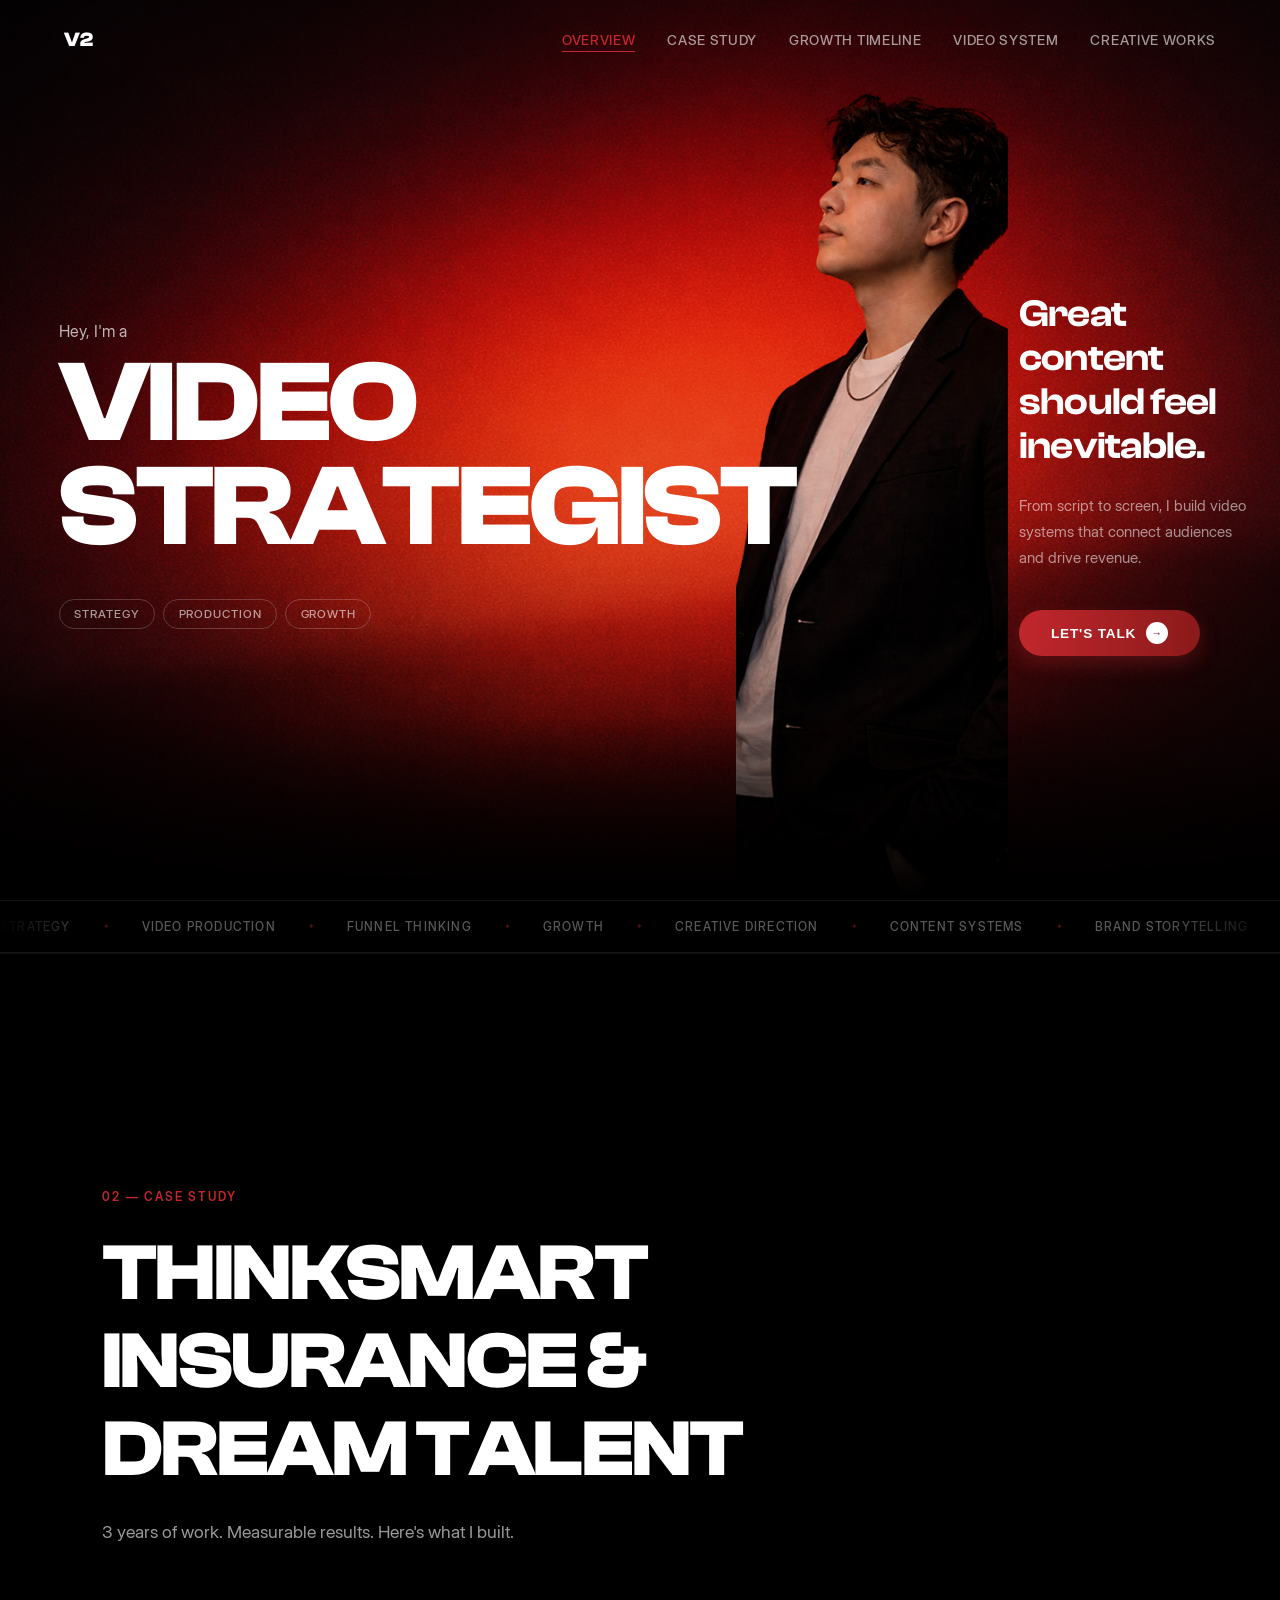
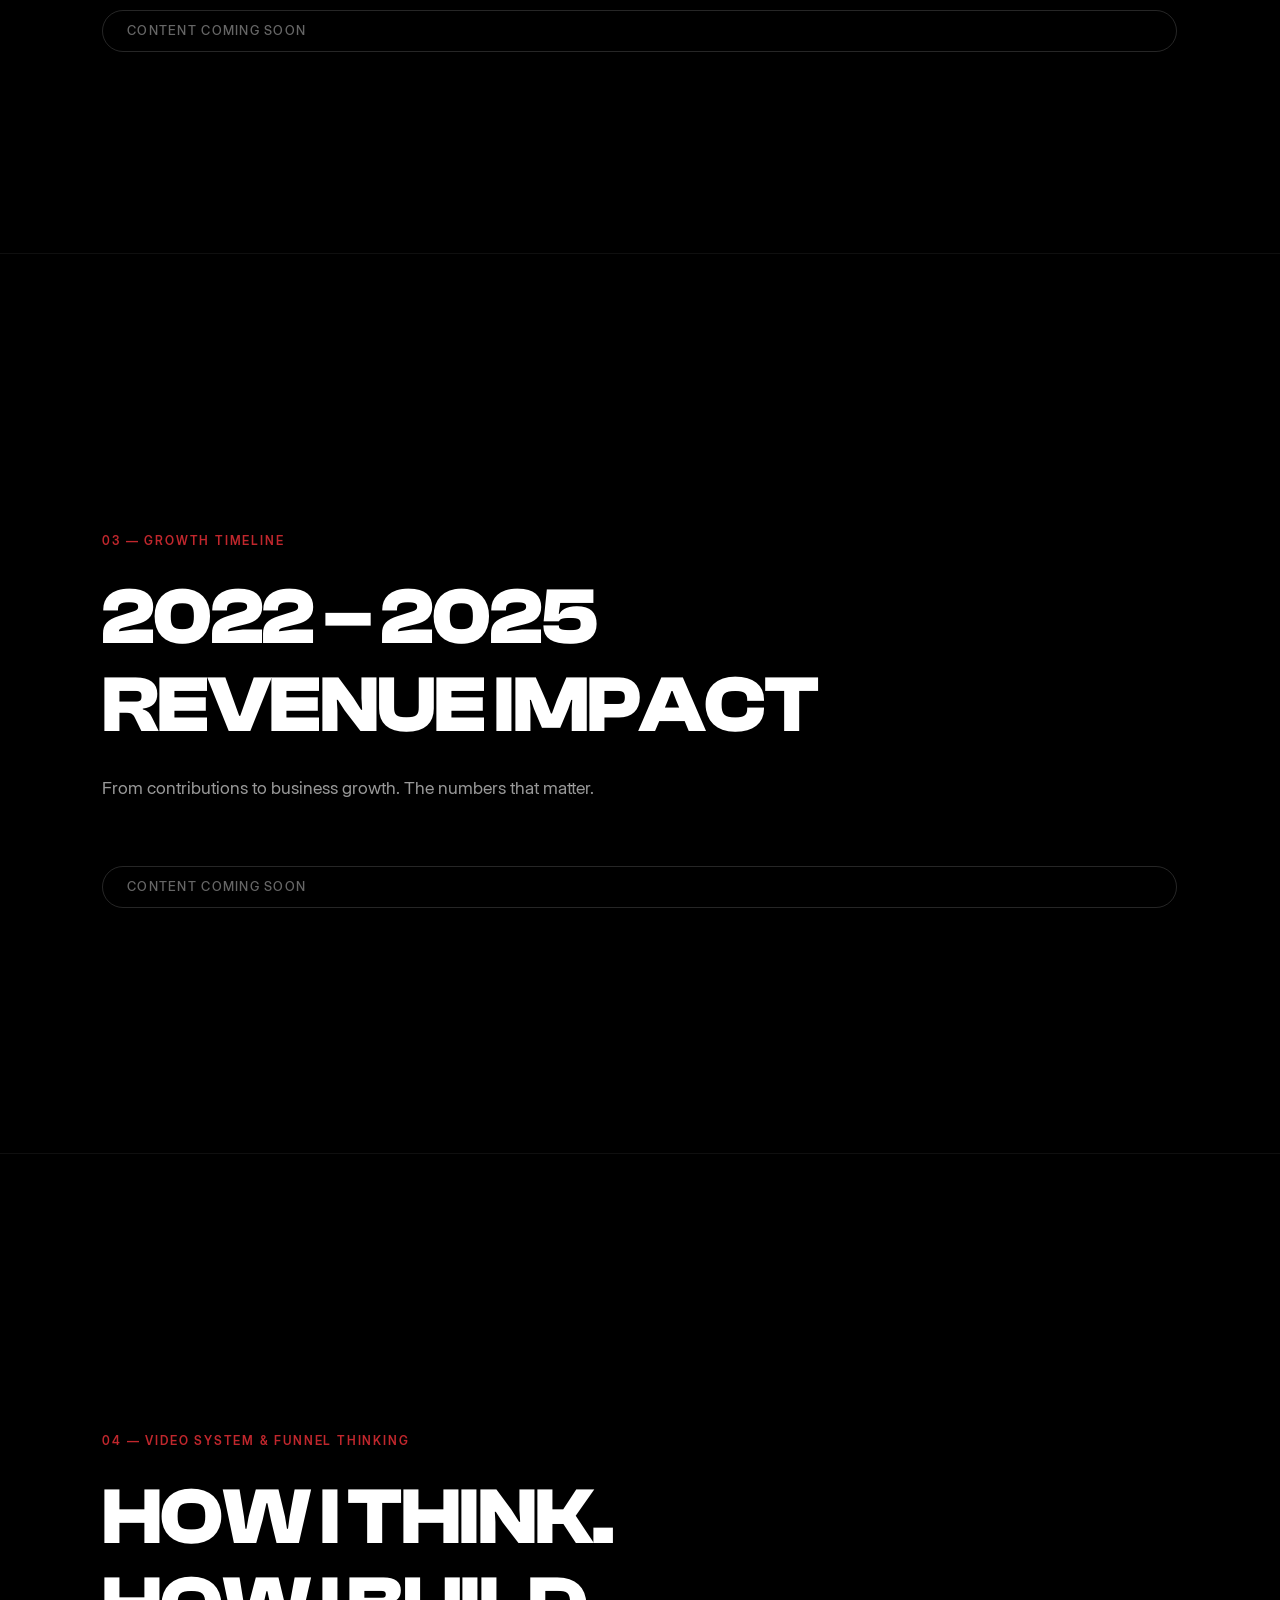
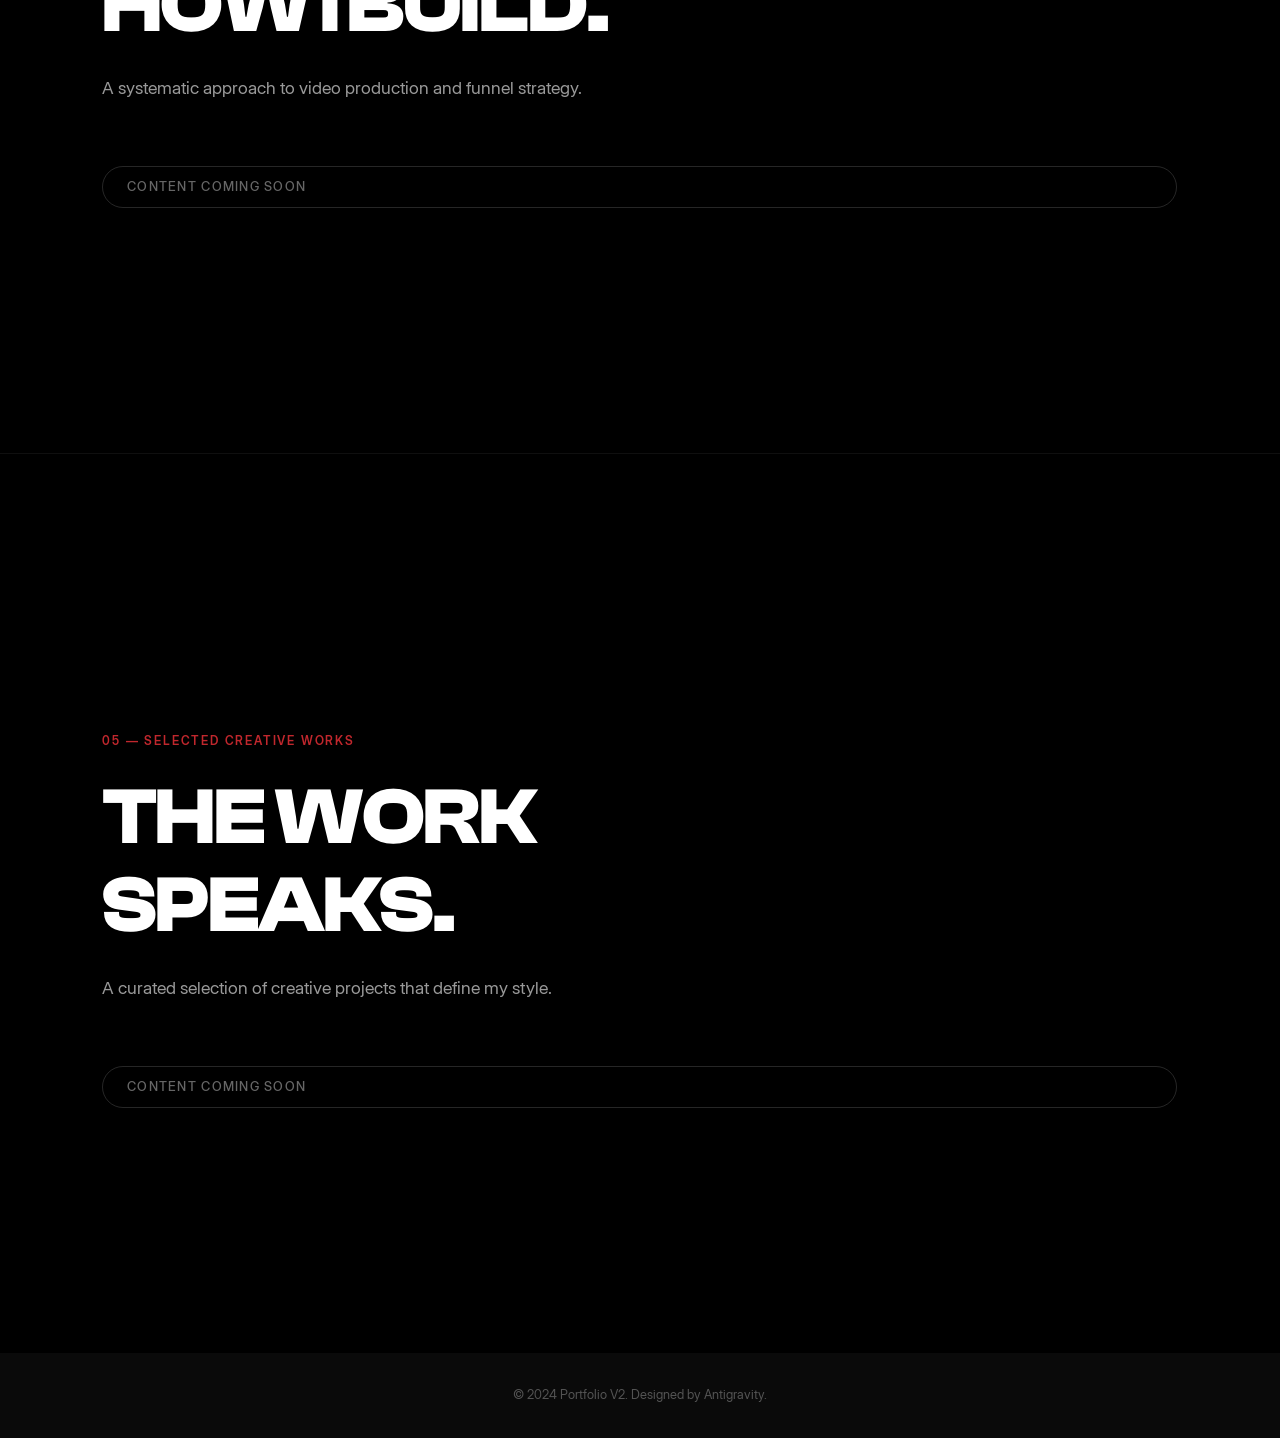
<file: index.html>
<!doctype html>
<html lang="en">
  <head>
    <meta charset="UTF-8" />
    <meta name="viewport" content="width=device-width, initial-scale=1.0" />
    <title>Portfolio V2 | Modern Design</title>
    <link rel="stylesheet" href="style.css" />
    <meta name="description" content="My Personal Portfolio - A modern and sophisticated website design." />
  </head>
  <body>
    <!-- Interactive grid background -->
    <div class="grid-bg" id="grid-bg"></div>

    <!-- Custom cursor -->
    <div class="cursor-dot" id="cursor-dot"></div>

    <!-- Back to top -->
    <button id="back-to-top" aria-label="Back to top">
      <svg viewBox="0 0 24 24"><polyline points="18 15 12 9 6 15"/></svg>
    </button>

    <div id="header-root"></div>
    <main id="main-root"></main>
    <div id="footer-root"></div>

    <!-- JS modules (order matters) -->
    <script src="js/loader.js"></script>
    <script src="js/nav.js"></script>
    <script src="js/cursor.js"></script>
    <script src="js/effects.js"></script>   <!-- grid bg -->
    <script src="js/animations.js"></script> <!-- scroll animations -->
    <script src="js/main.js"></script>
  </body>
</html>
</file>
<file: style.css>
/* Fonts Setup */
@font-face {
  font-family: 'Clash Display';
  src: url('assets/fonts/clash-display-font/ClashDisplay-Regular.otf') format('opentype');
  font-weight: 400;
  font-style: normal;
}

@font-face {
  font-family: 'Clash Display';
  src: url('assets/fonts/clash-display-font/ClashDisplay-Medium.otf') format('opentype');
  font-weight: 500;
  font-style: normal;
}

@font-face {
  font-family: 'Clash Display';
  src: url('assets/fonts/clash-display-font/ClashDisplay-Semibold.otf') format('opentype');
  font-weight: 600;
  font-style: normal;
}

@font-face {
  font-family: 'Clash Display';
  src: url('assets/fonts/clash-display-font/ClashDisplay-Bold.otf') format('opentype');
  font-weight: 700;
  font-style: normal;
}

@font-face {
  font-family: 'Inter Display';
  src: url('assets/fonts/Inter%20Display/InterDisplay-Regular.ttf') format('truetype');
  font-weight: 400;
  font-style: normal;
}

@font-face {
  font-family: 'Inter Display';
  src: url('assets/fonts/Inter%20Display/InterDisplay-Medium.ttf') format('truetype');
  font-weight: 500;
  font-style: normal;
}

@font-face {
  font-family: 'Inter Display';
  src: url('assets/fonts/Inter%20Display/InterDisplay-SemiBold.ttf') format('truetype');
  font-weight: 600;
  font-style: normal;
}

@font-face {
  font-family: 'Inter Display';
  src: url('assets/fonts/Inter%20Display/InterDisplay-Bold.ttf') format('truetype');
  font-weight: 700;
  font-style: normal;
}

:root {
  --primary-color: #C1272D;
  --primary-light: #D63027;
  --primary-dark: #8B1A1A;
  --primary-deep: #4A0E0E;
  --background-color: #000000;
  --text-color: #ffffff;
  --secondary-bg: #0a0a0a;
  --accent-color: #C1272D;
  --font-heading: 'Clash Display', sans-serif;
  --font-body: 'Inter Display', sans-serif;
  --gradient-main: radial-gradient(circle at 70% 30%, var(--primary-color) 0%, var(--primary-deep) 100%);
}

/* ── Custom Cursor ── */
.cursor-dot {
  position: fixed;
  /* Positioned via JS transform: translate(x,y) — GPU composited, zero layout cost */
  top: 0;
  left: 0;
  width: 36px;
  height: 36px;
  border: 2px solid var(--accent-color);
  border-radius: 50%;
  pointer-events: none;
  z-index: 9999;
  /* Base transform identity; JS overrides with translate(cx, cy) */
  transform: translate(-100px, -100px);
  transition: opacity 0.3s ease, box-shadow 0.3s ease;
  opacity: 0;
  mix-blend-mode: normal;
}

.cursor-dot.visible {
  opacity: 1;
  box-shadow:
    0 0 8px 2px rgba(193, 39, 45, 0.6),
    0 0 20px 6px rgba(193, 39, 45, 0.25),
    0 0 40px 12px rgba(193, 39, 45, 0.1);
  animation: cursor-pulse 1.5s ease-in-out infinite;
}

@keyframes cursor-pulse {
  0%, 100% {
    box-shadow:
      0 0 8px 2px rgba(193, 39, 45, 0.6),
      0 0 20px 6px rgba(193, 39, 45, 0.25),
      0 0 40px 12px rgba(193, 39, 45, 0.1);
  }
  50% {
    box-shadow:
      0 0 12px 4px rgba(193, 39, 45, 0.8),
      0 0 30px 10px rgba(193, 39, 45, 0.35),
      0 0 55px 18px rgba(193, 39, 45, 0.15);
  }
}

.cursor-dot.clicking {
  /* JS sets translate; we only scale on top of it via a CSS var trick — simpler: just shrink via filter */
  filter: brightness(1.4);
  background: rgba(193, 39, 45, 0.15);
}

body.is-scrolling {
  cursor: none;
}

/* ── Back to Top ── */
#back-to-top {
  position: fixed;
  bottom: 2.5rem;
  right: 2.5rem;
  width: 48px;
  height: 48px;
  background: linear-gradient(135deg, var(--primary-color), var(--primary-dark));
  border: none;
  border-radius: 50%;
  cursor: pointer;
  display: flex;
  align-items: center;
  justify-content: center;
  z-index: 999;
  opacity: 0;
  transform: translateY(20px);
  transition: opacity 0.4s ease, transform 0.4s ease, box-shadow 0.3s ease;
  pointer-events: none;
  box-shadow: 0 4px 20px rgba(193, 39, 45, 0.3);
}

#back-to-top.visible {
  opacity: 1;
  transform: translateY(0);
  pointer-events: auto;
}

#back-to-top:hover {
  box-shadow: 0 8px 30px rgba(193, 39, 45, 0.5);
  transform: translateY(-3px);
}

#back-to-top svg {
  width: 18px;
  height: 18px;
  fill: none;
  stroke: white;
  stroke-width: 2.5;
  stroke-linecap: round;
  stroke-linejoin: round;
}

/* ════════════════════════════════════════
   ANIMATION SYSTEM
   All animations use ONLY transform + opacity
   → GPU-accelerated, zero layout cost, 60fps
════════════════════════════════════════ */

/* ── Keyframes ── */
@keyframes fadeUp {
  from { opacity: 0; transform: translateY(24px); }
  to   { opacity: 1; transform: translateY(0); }
}

@keyframes fadeIn {
  from { opacity: 0; }
  to   { opacity: 1; }
}

/* ── Initial hidden state (set via JS before animation fires) ── */
.anim-ready {
  opacity: 0;
  transform: translateY(20px);
  will-change: transform, opacity;
}

/* ── Animate in (JS adds this class) ── */
.anim-in {
  animation: fadeUp 0.7s cubic-bezier(0.16, 1, 0.3, 1) forwards;
  will-change: transform, opacity;
}

/* ── Section reveal on scroll ── */
.section-hidden {
  opacity: 0;
  transform: translateY(32px);
  transition:
    opacity 0.7s cubic-bezier(0.16, 1, 0.3, 1),
    transform 0.7s cubic-bezier(0.16, 1, 0.3, 1);
  will-change: transform, opacity;
}

.section-visible {
  opacity: 1;
  transform: translateY(0);
}

/* ── Smooth scrolling globally ── */
html {
  scroll-behavior: smooth;
}

/* ── will-change hints for fixed animated elements ── */
header {
  will-change: opacity, transform;
}

.dock {
  will-change: opacity, transform;
}

#cursor-dot {
  will-change: transform, opacity;
}

* {
  margin: 0;
  padding: 0;
  box-sizing: border-box;
}

body {
  font-family: var(--font-body);
  background-color: var(--background-color);
  color: var(--text-color);
  line-height: 1.6;
  overflow-x: hidden;
  -webkit-font-smoothing: antialiased;
}

h1,
h2,
h3,
h4,
h5 {
  font-family: var(--font-heading);
  font-weight: 700;
  line-height: 1.1;
  text-transform: uppercase;
  letter-spacing: -0.02em;
}

/* ══════════════════════════════════════════
   HEADER (top bar — fades out on scroll)
══════════════════════════════════════════ */
header {
  position: fixed;
  top: 0;
  left: 0;
  width: 100%;
  padding: 1.5rem 5%;
  background: transparent;
  z-index: 1000;
  /* Only animate opacity + transform → GPU, zero layout cost */
  opacity: 1;
  transform: translateY(0);
  transition: opacity 0.4s ease, transform 0.4s ease;
  pointer-events: auto;
}

header.hidden {
  opacity: 0;
  transform: translateY(-100%);
  pointer-events: none;   /* Prevent clicks when invisible */
}

/* ══════════════════════════════════════════
   DOCK NAV — Icon + Tooltip style
══════════════════════════════════════════ */
.dock {
  position: fixed;
  bottom: 2rem;
  left: 50%;
  transform: translateX(-50%) translateY(calc(100% + 2.5rem));
  z-index: 1000;
  pointer-events: none;
  opacity: 0;
  transition:
    opacity 0.45s cubic-bezier(0.4, 0, 0.2, 1),
    transform 0.5s cubic-bezier(0.34, 1.56, 0.64, 1);
}

.dock ul {
  display: flex;
  list-style: none;
  gap: 0.25rem;
  align-items: center;
  background: rgba(12, 12, 12, 0.9);
  backdrop-filter: blur(24px);
  -webkit-backdrop-filter: blur(24px);
  border-radius: 50px;
  border: 1px solid rgba(255, 255, 255, 0.1);
  padding: 0.5rem 0.6rem;
  box-shadow:
    0 10px 40px rgba(0, 0, 0, 0.5),
    0 0 0 1px rgba(255, 255, 255, 0.04),
    0 -2px 20px rgba(193, 39, 45, 0.07);
}

/* Each dock item: icon button */
.dock-item {
  position: relative;
  display: flex;
  align-items: center;
  justify-content: center;
  width: 40px;
  height: 40px;
  border-radius: 50%;
  text-decoration: none;
  color: rgba(255, 255, 255, 0.5);
  transition:
    background 0.2s ease,
    color 0.2s ease,
    transform 0.25s cubic-bezier(0.34, 1.56, 0.64, 1);
}

/* SVG icon inside dock item */
.dock-item svg {
  width: 18px;
  height: 18px;
  fill: none;
  stroke: currentColor;
  stroke-width: 1.75;
  stroke-linecap: round;
  stroke-linejoin: round;
  transition: stroke 0.2s ease;
}

/* Hover: magnify + highlight */
.dock-item:hover {
  background: rgba(255, 255, 255, 0.08);
  color: rgba(255, 255, 255, 0.9);
  transform: scale(1.2) translateY(-2px);
}

/* Active: orange tint + icon highlight */
.dock-item.active {
  color: var(--accent-color);
  background: rgba(193, 39, 45, 0.12);
}

/* Active dot under icon */
.dock ul li {
  position: relative;
  display: flex;
  flex-direction: column;
  align-items: center;
}

.dock ul li::after {
  content: '';
  width: 4px;
  height: 4px;
  border-radius: 50%;
  background: var(--accent-color);
  margin-top: 3px;
  opacity: 0;
  transition: opacity 0.2s ease;
}

.dock ul li:has(.dock-item.active)::after {
  opacity: 1;
}

/* ── Tooltip (hover label) ── */
.dock-item::before {
  content: attr(data-tooltip);
  position: absolute;
  bottom: calc(100% + 14px);
  left: 50%;
  transform: translateX(-50%) translateY(6px);
  background: rgba(20, 20, 20, 0.95);
  color: rgba(255, 255, 255, 0.9);
  font-family: var(--font-body);
  font-size: 0.68rem;
  font-weight: 500;
  letter-spacing: 0.04em;
  text-transform: uppercase;
  white-space: nowrap;
  padding: 0.3rem 0.7rem;
  border-radius: 6px;
  border: 1px solid rgba(255, 255, 255, 0.08);
  pointer-events: none;
  opacity: 0;
  transition: opacity 0.2s ease, transform 0.2s ease;
}

/* Tooltip arrow */
.dock-item::after {
  content: '';
  position: absolute;
  bottom: calc(100% + 8px);
  left: 50%;
  transform: translateX(-50%);
  border: 5px solid transparent;
  border-top-color: rgba(20, 20, 20, 0.95);
  pointer-events: none;
  opacity: 0;
  transition: opacity 0.2s ease;
}

.dock-item:hover::before {
  opacity: 1;
  transform: translateX(-50%) translateY(0);
}

.dock-item:hover::after {
  opacity: 1;
}

/* Dock visible state */
.dock.visible {
  opacity: 1;
  transform: translateX(-50%) translateY(0);
  pointer-events: auto;
}

/* ══════════════════════════════════════════
   SHARED NAV STYLES (top header nav)
══════════════════════════════════════════ */
nav {
  display: flex;
  justify-content: space-between;
  align-items: center;
}

/* Hamburger hidden on desktop */
.menu-toggle { display: none; }


.logo {
  font-family: var(--font-heading);
  font-size: 1.25rem;
  font-weight: 900;
  text-transform: uppercase;
  color: #fff;
}

nav ul {
  display: flex;
  list-style: none;
  gap: 2rem;
}

nav ul li a {
  text-decoration: none;
  color: rgba(255, 255, 255, 0.6);
  font-weight: 500;
  font-size: 0.85rem;
  text-transform: uppercase;
  letter-spacing: 0.05em;
  transition: color 0.3s ease;
}

nav ul li a:hover,
nav ul li a.active {
  color: var(--accent-color);
}

nav ul li a.active {
  position: relative;
}

nav ul li a.active::after {
  content: '';
  position: absolute;
  bottom: -4px;
  left: 0;
  width: 100%;
  height: 1px;
  background: var(--accent-color);
}

/* Section Pages */
.section-page {
  min-height: 100vh;
  display: flex;
  flex-direction: column;
  justify-content: center;
  padding: 8rem 8% 6rem;
  background: var(--background-color);
  border-top: 1px solid rgba(255, 255, 255, 0.06);
  /* Isolate repaint to this element — scroll animations don't trigger full-page repaints */
  contain: layout style paint;
}

.section-label {
  font-size: 0.75rem;
  font-weight: 600;
  text-transform: uppercase;
  letter-spacing: 0.15em;
  color: var(--accent-color);
  margin-bottom: 1.5rem;
  font-family: var(--font-body);
}

.section-page h2 {
  font-size: clamp(2.5rem, 7vw, 5rem);
  margin-bottom: 1.5rem;
  max-width: 800px;
}

.section-desc {
  font-size: 1.1rem;
  color: rgba(255, 255, 255, 0.6);
  max-width: 600px;
  margin-bottom: 4rem;
}

.coming-soon {
  display: inline-block;
  padding: 0.6rem 1.5rem;
  border: 1px solid rgba(255,255,255,0.15);
  border-radius: 50px;
  font-size: 0.8rem;
  font-weight: 500;
  color: rgba(255,255,255,0.4);
  font-family: var(--font-body);
  text-transform: uppercase;
  letter-spacing: 0.1em;
}

/* ── Hero Section (3-column layout) ── */
.hero {
  min-height: 100vh;
  display: grid;
  grid-template-columns: 1fr 1fr 1fr;
  align-items: stretch;
  padding: 0;
  background-image: url('assets/images/bg.jpg');
  background-size: cover;
  background-position: center top;
  background-color: #000;
  position: relative;
  overflow: hidden;
}

/* Crimson gradient overlay on top of BG image */
.hero::before {
  content: '';
  position: absolute;
  inset: 0;
  background:
    radial-gradient(ellipse at 60% 50%, rgba(193, 39, 45, 0.35) 0%, rgba(74, 14, 14, 0.2) 50%, rgba(0,0,0,0.55) 100%);
  z-index: 0;
  pointer-events: none;
}

/* Left column */
.hero-left {
  display: flex;
  flex-direction: column;
  justify-content: center;
  padding: 8rem 4% 5rem 8%;
  z-index: 2;
  position: relative;
}

.hero-eyebrow {
  font-family: var(--font-body);
  font-size: 1rem;
  font-weight: 400;
  color: rgba(255, 255, 255, 0.7);
  margin-bottom: 0.5rem;
  display: block;
}

.hero-title {
  font-size: clamp(4rem, 9vw, 7.5rem);
  font-weight: 700;
  line-height: 0.9;
  letter-spacing: -0.03em;
  text-transform: uppercase;
  margin-bottom: 2.5rem;
}

.hero-tags {
  display: flex;
  flex-wrap: wrap;
  gap: 0.5rem;
}

/* Center column: portrait */
.hero-center {
  position: relative;
  height: 100%;
  display: flex;
  align-items: flex-end;
  z-index: 1;
}

.hero-photo-wrap {
  position: relative;
  width: 100%;
  height: 90vh;
  background: transparent;
  overflow: visible;
}


.hero-photo {
  width: 100%;
  height: 100%;
  object-fit: cover;
  object-position: center top;
  display: block;
  background: transparent;
  /* No blend — cutout PNG already has transparent background */
}


/* Subtle bottom fade to blend cutout into section */
.hero-photo-wrap::before {
  content: '';
  position: absolute;
  inset: 0;
  background: linear-gradient(
    to bottom,
    transparent 60%,
    rgba(0,0,0,0.5) 100%
  );
  z-index: 1;
  pointer-events: none;
}

/* Remove color overlay — let transparent PNG show bg naturally */
.hero-photo-wrap::after {
  display: none;
}

/* Right column */
.hero-right {
  display: flex;
  flex-direction: column;
  justify-content: center;
  padding: 8rem 8% 5rem 4%;
  z-index: 2;
  position: relative;
}

.hero-tagline {
  font-family: var(--font-heading);
  font-size: clamp(1.6rem, 3vw, 2.5rem);
  font-weight: 600;
  line-height: 1.15;
  letter-spacing: -0.02em;
  margin-bottom: 1.5rem;
  text-transform: none;
}

.hero-sub {
  font-size: 0.95rem;
  color: rgba(255, 255, 255, 0.55);
  line-height: 1.7;
  margin-bottom: 2.5rem;
  max-width: 280px;
}

/* Bottom fade */
.hero::after {
  content: '';
  position: absolute;
  bottom: 0;
  left: 0;
  width: 100%;
  height: 180px;
  background: linear-gradient(to bottom, transparent, var(--background-color));
  z-index: 3;
  pointer-events: none;
}

/* Tag pill */
.tag {
  display: inline-block;
  padding: 0.3rem 0.9rem;
  border: 1px solid rgba(255, 255, 255, 0.2);
  border-radius: 50px;
  font-size: 0.72rem;
  font-weight: 500;
  font-family: var(--font-body);
  color: rgba(255, 255, 255, 0.6);
  text-transform: uppercase;
  letter-spacing: 0.08em;
}

/* ── CTA Button ── */
.cta {
  padding: 0.75rem 2rem;
  font-size: 0.85rem;
  font-weight: 700;
  text-transform: uppercase;
  letter-spacing: 0.06em;
  background: linear-gradient(to right, #C1272D, #8B1A1A);
  color: white;
  border: none;
  border-radius: 50px;
  cursor: pointer;
  display: inline-flex;
  align-items: center;
  gap: 10px;
  transition: all 0.3s cubic-bezier(0.4, 0, 0.2, 1);
  box-shadow: 0 8px 20px rgba(193, 39, 45, 0.3);
  align-self: flex-start;
}

.cta::after {
  content: '→';
  display: flex;
  align-items: center;
  justify-content: center;
  width: 22px;
  height: 22px;
  background: white;
  color: var(--primary-dark);
  border-radius: 50%;
  font-size: 11px;
}

.cta:hover {
  transform: translateY(-3px) scale(1.02);
  box-shadow: 0 14px 30px rgba(193, 39, 45, 0.45);
}

/* ── Topic List ── */
.topic-list {
  display: flex;
  gap: 3rem;
  padding: 2rem 8%;
  border-top: 1px solid rgba(255, 255, 255, 0.08);
  background: var(--background-color);
  overflow-x: auto;
  scrollbar-width: none;
}

.topic-list::-webkit-scrollbar { display: none; }

.topic-item {
  white-space: nowrap;
  font-size: 0.8rem;
  font-weight: 500;
  color: rgba(255, 255, 255, 0.4);
  text-transform: uppercase;
  letter-spacing: 0.08em;
  font-family: var(--font-body);
}

/* ── Footer ── */
footer {
  padding: 2rem;
  text-align: center;
  background: var(--secondary-bg);
  color: rgba(255,255,255,0.3);
  font-size: 0.8rem;
  font-family: var(--font-body);
}

/* ════════════════════════════════════════
   RESPONSIVE — Tablet (≤ 1024px)
════════════════════════════════════════ */
@media (max-width: 1024px) {
  .hero {
    grid-template-columns: 1fr 1fr;
    grid-template-rows: auto auto;
  }

  .hero-left  { padding: 8rem 3% 4rem 5%; }
  .hero-right { padding: 8rem 5% 4rem 3%; }

  .hero-center {
    grid-column: 1 / -1;
    order: -1;           /* Photo goes full-width on top */
    height: 60vh;
  }

  .hero-photo-wrap { height: 60vh; }

  .hero-title { font-size: clamp(3rem, 8vw, 5.5rem); }

  .section-page { padding: 7rem 6% 5rem; }
}

/* ════════════════════════════════════════
   RESPONSIVE — Mobile (≤ 768px)
════════════════════════════════════════ */
@media (max-width: 768px) {

  /* ── Hide custom cursor on touch devices ── */
  .cursor-dot { display: none; }
  body.is-scrolling { cursor: auto; }

  /* ── Header / Nav ── */
  nav ul { display: none; }
  nav ul.open { display: flex; flex-direction: column; gap: 0; }

  /* On mobile, disable pill dock — revert to full-width sticky at top */
  header.docked {
    width: 100%;
    left: 0;
    transform: none;
    top: 0;
    bottom: auto;
    padding: 1rem 5%;
    border-radius: 0;
  }

  header.docked .logo    { display: block; }
  header.docked .menu-toggle { display: flex; }

  nav {
    position: relative;
    flex-wrap: wrap;
  }

  /* Hamburger button */
  .menu-toggle {
    display: flex;
    flex-direction: column;
    justify-content: space-between;
    width: 24px;
    height: 18px;
    background: none;
    border: none;
    cursor: pointer;
    padding: 0;
    z-index: 1100;
  }

  .menu-toggle span {
    display: block;
    width: 100%;
    height: 2px;
    background: white;
    border-radius: 2px;
    transition: all 0.3s ease;
  }

  /* Animated hamburger → X */
  .menu-toggle.open span:nth-child(1) { transform: translateY(8px) rotate(45deg); }
  .menu-toggle.open span:nth-child(2) { opacity: 0; }
  .menu-toggle.open span:nth-child(3) { transform: translateY(-8px) rotate(-45deg); }

  /* Mobile nav dropdown */
  nav ul {
    position: absolute;
    top: 100%;
    left: -5%;
    width: 110vw;
    background: rgba(0, 0, 0, 0.95);
    backdrop-filter: blur(16px);
    padding: 1.5rem 5%;
    border-bottom: 1px solid rgba(255,255,255,0.1);
    gap: 0;
  }

  nav ul li { border-bottom: 1px solid rgba(255,255,255,0.06); }
  nav ul li a {
    display: block;
    padding: 1rem 0;
    font-size: 1rem;
  }

  /* ── Hero → single column on mobile ── */
  .hero {
    grid-template-columns: 1fr;
    grid-template-rows: auto auto auto;
    min-height: auto;
    padding-bottom: 2rem;
  }

  .hero-center {
    grid-column: 1;
    order: -1;
    height: 55vw;
    min-height: 240px;
  }

  .hero-photo-wrap { height: 100%; }

  .hero-left {
    padding: 2.5rem 6% 1.5rem;
    order: 0;
  }

  .hero-right {
    padding: 1.5rem 6% 3rem;
    order: 1;
  }

  .hero-title { font-size: clamp(2.8rem, 12vw, 4.5rem); }
  .hero-tagline { font-size: clamp(1.4rem, 6vw, 2rem); }
  .hero-sub { max-width: 100%; }

  /* ── Section Pages ── */
  .section-page { padding: 6rem 6% 4rem; }
  .section-page h2 { font-size: clamp(2rem, 9vw, 3rem); }

  /* ── Topic list: smaller gap ── */
  .topic-list { gap: 1.5rem; padding: 1.5rem 6%; }

  /* ── Back to top: smaller + closer to edge ── */
  #back-to-top {
    width: 40px;
    height: 40px;
    bottom: 1.5rem;
    right: 1.5rem;
  }
}

/* ════════════════════════════════════════
   RESPONSIVE — Small Mobile (≤ 480px)
════════════════════════════════════════ */
@media (max-width: 480px) {
  .hero-title { font-size: clamp(2.4rem, 13vw, 3.5rem); }
  header { padding: 1.2rem 5%; }
}

/* ════════════════════════════════════════
   INTERACTIVE GRID BACKGROUND
   JS updates --mx / --my on mousemove
════════════════════════════════════════ */
.grid-bg {
  --mx: 50%;
  --my: 50%;
  position: fixed;
  inset: 0;
  z-index: -1;           /* Below everything */
  pointer-events: none;
  /* background-image + background-size set dynamically by effects.js */
  background-repeat: repeat;
  /* Grid always fully visible — no mask */
}

/* Mouse glow: a subtle radial spotlight that follows cursor */
.grid-bg::after {
  content: '';
  position: absolute;
  inset: 0;
  pointer-events: none;
  background: radial-gradient(
    ellipse 50% 50% at var(--mx) var(--my),
    rgba(193, 39, 45, 0.08) 0%,
    transparent 100%
  );
}


/* Subtle always-visible layer: tiny dots for depth */
body::before {
  content: '';
  position: fixed;
  inset: 0;
  z-index: -2;           /* One level below .grid-bg */
  pointer-events: none;
  background-image: radial-gradient(circle, rgba(255,255,255,0.06) 1px, transparent 1px);
  background-size: 28px 28px;
}

/* ════════════════════════════════════════
   MARQUEE TICKER
════════════════════════════════════════ */
.marquee-wrap {
  overflow: hidden;
  border-top: 1px solid rgba(255, 255, 255, 0.08);
  border-bottom: 1px solid rgba(255, 255, 255, 0.08);
  background: var(--background-color);
  padding: 1rem 0;
  position: relative;
  z-index: 1;
}

.marquee-wrap::before,
.marquee-wrap::after {
  content: '';
  position: absolute;
  top: 0;
  bottom: 0;
  width: 120px;
  z-index: 2;
  pointer-events: none;
}

.marquee-wrap::before {
  left: 0;
  background: linear-gradient(to right, var(--background-color), transparent);
}

.marquee-wrap::after {
  right: 0;
  background: linear-gradient(to left, var(--background-color), transparent);
}

.marquee-track {
  display: flex;
  align-items: center;
  gap: 2rem;
  width: max-content;
  animation: marquee-scroll 28s linear infinite;
}

.marquee-wrap:hover .marquee-track {
  animation-play-state: paused; /* Pause on hover */
}

.marquee-item {
  font-family: var(--font-body);
  font-size: 0.75rem;
  font-weight: 500;
  color: rgba(255, 255, 255, 0.35);
  text-transform: uppercase;
  letter-spacing: 0.1em;
  white-space: nowrap;
  transition: color 0.3s ease;
}

.marquee-item:hover { color: var(--accent-color); }

.marquee-sep {
  color: var(--accent-color);
  opacity: 0.4;
  font-size: 0.5rem;
  flex-shrink: 0;
}

@keyframes marquee-scroll {
  0%   { transform: translateX(0); }
  100% { transform: translateX(-50%); } /* Move exactly half = 1 full set */
}
</file>
